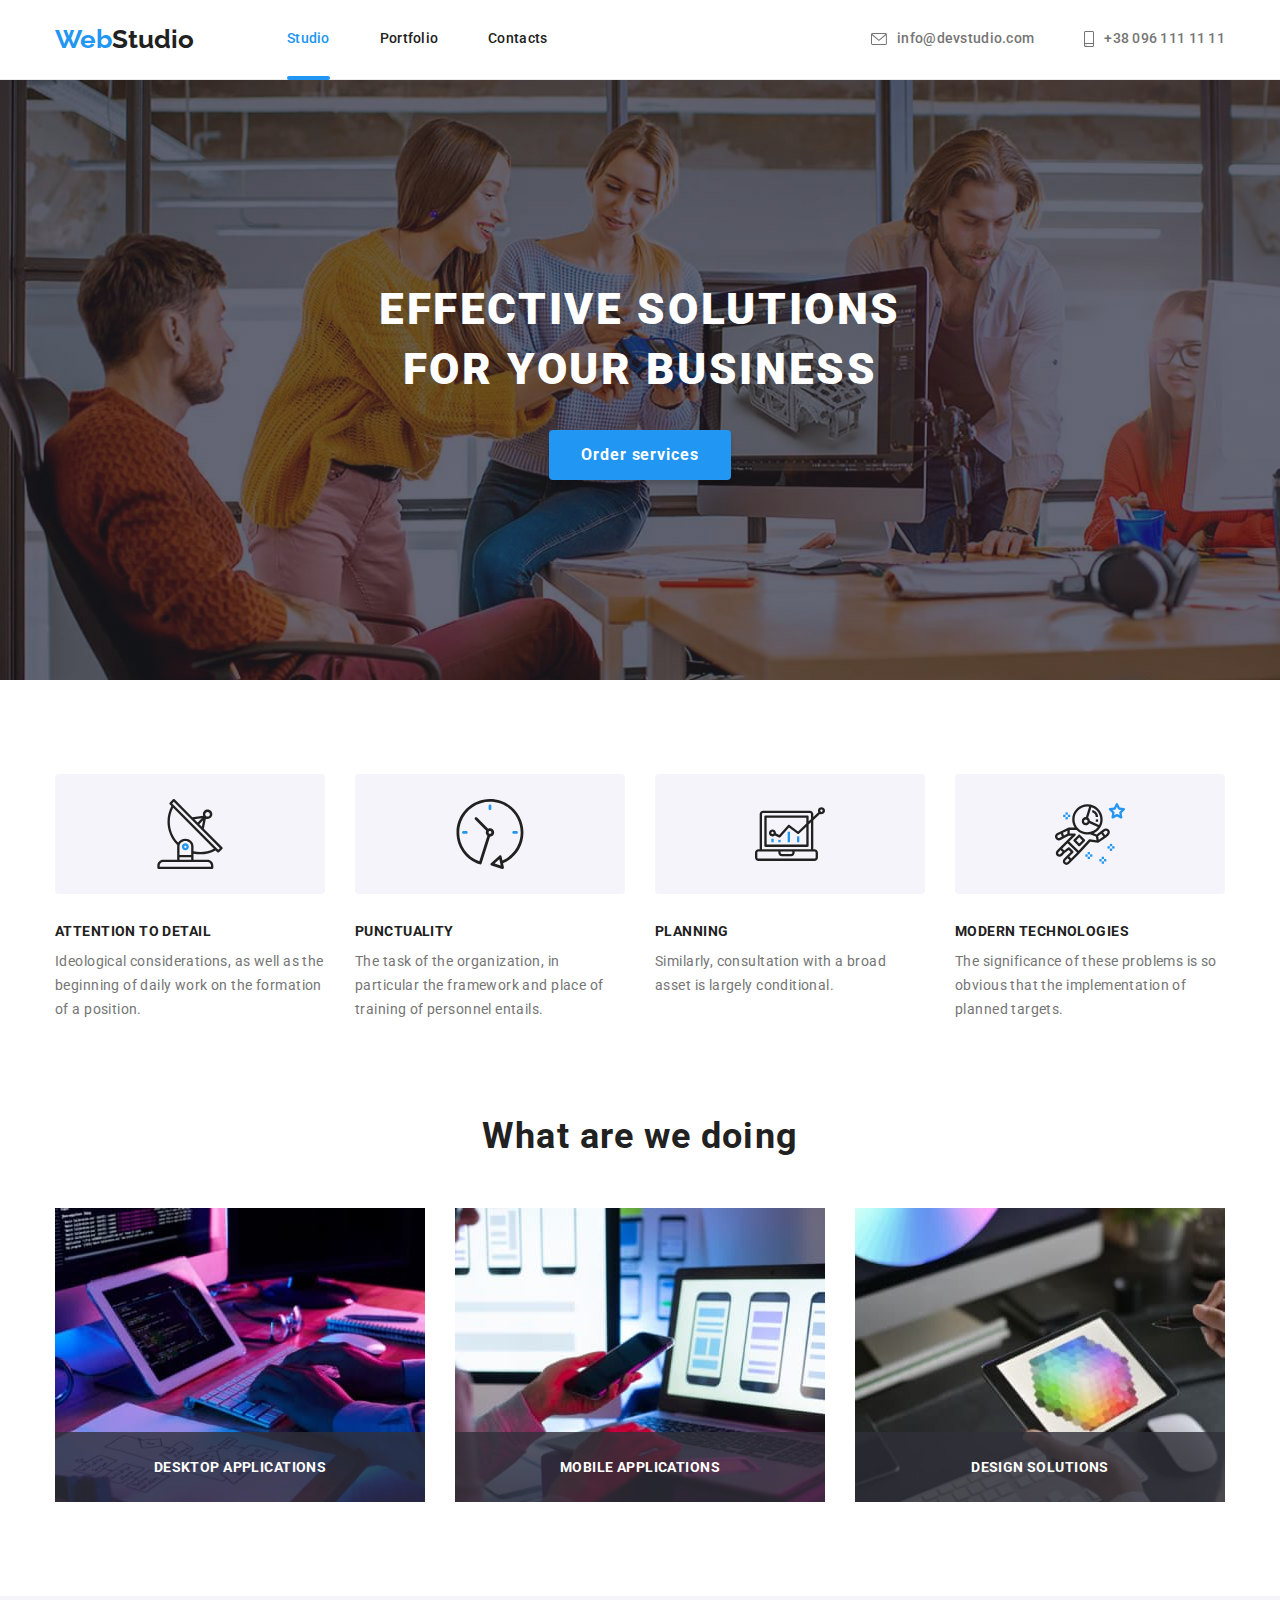
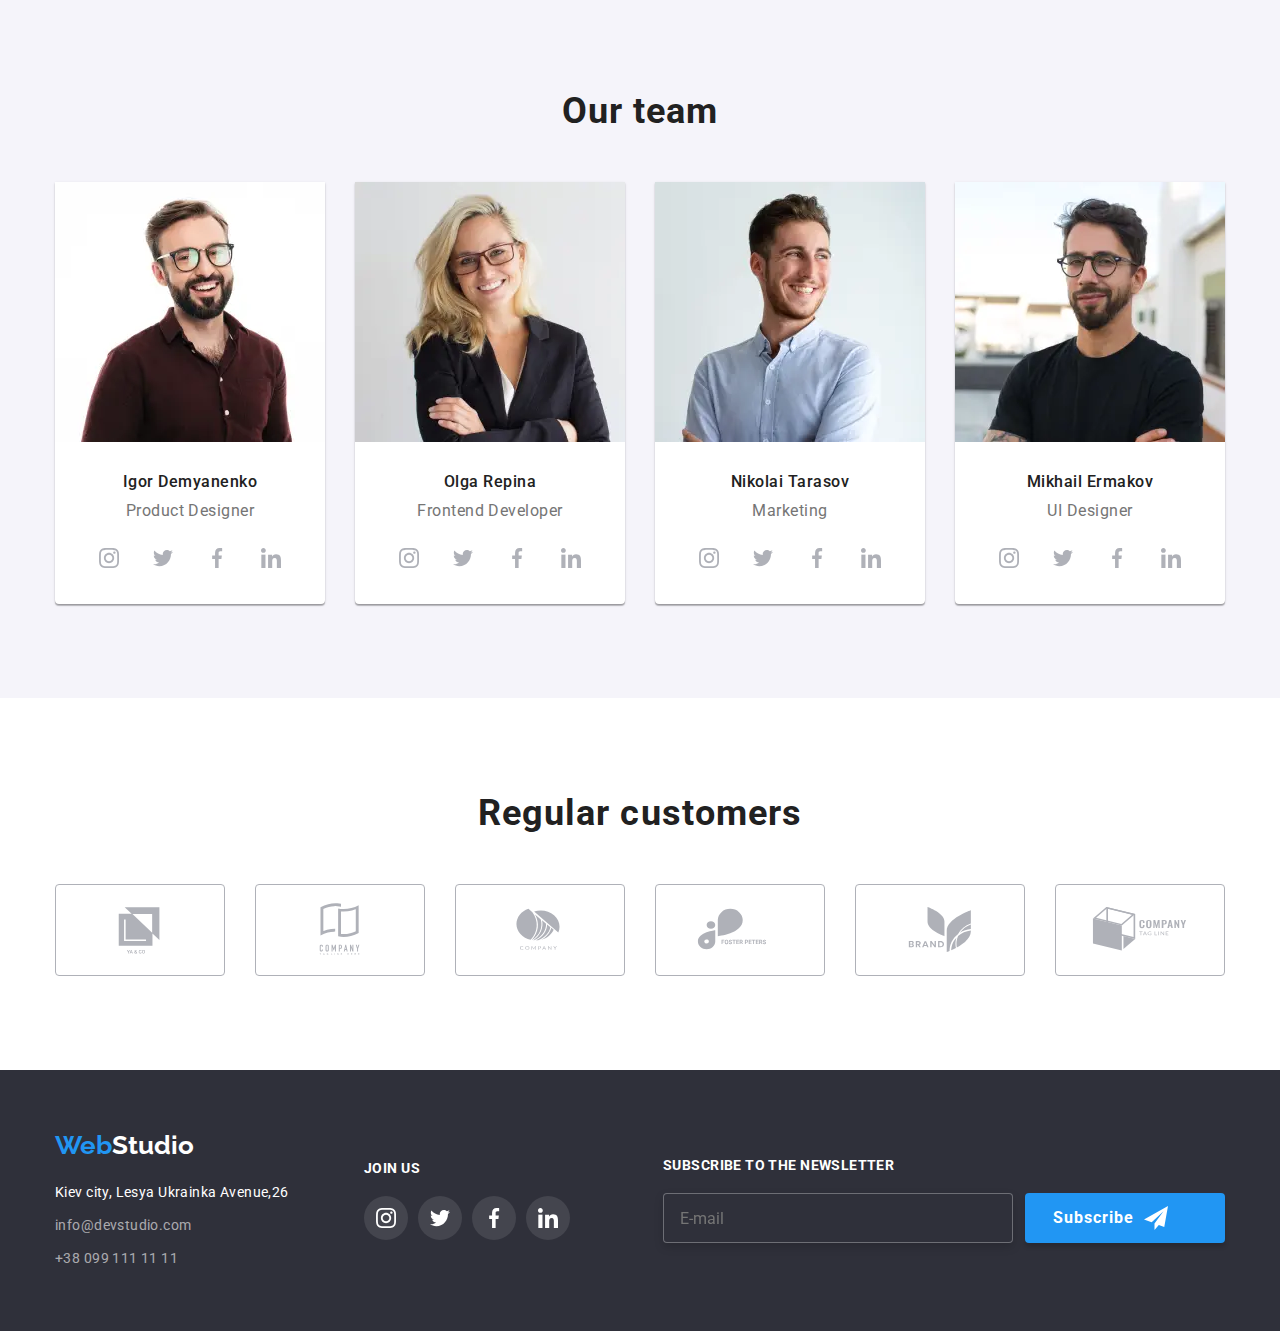
<file: index.html>
<!DOCTYPE html>
<html lang="ru">
<head>
    <meta charset="UTF-8">
    <meta http-equiv="X-UA-Compatible" content="IE=edge">
    <meta name="viewport" content="width=device-width, initial-scale=1.0">
    <title>Document</title>
    <link rel="preconnect" href="https://fonts.googleapis.com">
    <link rel="preconnect" href="https://fonts.gstatic.com" crossorigin>
    <link href="https://fonts.googleapis.com/css2?family=Raleway:wght@700&family=Roboto:wght@400;500;700;900&display=swap" rel="stylesheet">
    <link rel="stylesheet" href="https://cdn.jsdelivr.net/npm/modern-normalize@1.1.0/modern-normalize.min.css">
    <link rel="stylesheet" href="./css/main.min.css" />
</head>
<body>
    <!-- Menu -->
    <header class="page-header">
        <div class="page-header__container container">
            <nav class="page-nav">
                <a class="logo page-header__logo link" href="index.html">Web<span class="page-header__logo2">Studio</span></a>
            
                <ul class="menu list">
                    <li class="menu__item">
                        <a class="menu__link menu__link_current link" href="index.html">Studio</a>
                    </li>
                    <li class="menu__item">
                        <a class="menu__link link" href="portfolio.html">Portfolio</a>
                    </li>
                    <li class="menu__item">
                        <a class="menu__link link" href="">Contacts</a>
                    </li>
                </ul>
            </nav>
            <button type="button" class="mobile-menu-open" data-menu-open>
                <svg class="mobile-menu-open__icon" width="30" height="30">
                <use href="./images/sprite.svg#icon-burger"></use>
                </svg>
            </button>
            <!-- Contacts -->
            <ul class="contacts contacts-head list">
                <li class="contacts-head__item">
                    <a class="contacts-head__mail link" href="mailto:info@devstudio.com">
                        <svg class="contacts-head__icon1" width="16" height="12">
                            <use href="./images/sprite.svg#icon-envelope"></use>
                    </svg>info@devstudio.com</a>
                </li>
                <li class="contacts-head__item">
                    <a class="contacts-head__phone link" href="tel:+380961111111">
                        <svg class="contacts-head__icon2" width="10" height="16">
                            <use href="./images/sprite.svg#icon-smartphone"></use>
                    </svg>+38 096 111 11 11</a>
                </li>
            </ul>
        </div>
        <div class="mobile-menu" data-menu>
            <div class="mobile-menu__container">
                <div class="mobile-menu-top">
                    <button class="mobile-menu__close-btn" data-menu-close>
                        <svg class="mobile-menu__close-icon" width="40" height="40">
                            <use href="./images/sprite.svg#icon-close-black"></use>
                        </svg>
                        </button>
                        <ul class="mobile-menu__list list">
                        <li class="mobile-menu__item">
                            <a class="mobile-menu__link link" href="index.html">Studio</a>
                        </li>
                        <li class="mobile-menu__item">
                            <a class="mobile-menu__link link" href="portfolio.html">Portfolio</a>
                        </li>
                        <li class="mobile-menu__item">
                            <a class="mobile-menu__link link" href="">Contacts</a>
                        </li>
                        </ul>
                </div>
                <ul class="mobile-menu__contacts list">
                    <li class="mobile-menu__contacts-item ">
                        <a class="mobile-menu__phone link" href="tel:+380961111111">+38 096 111 11 11</a>
                    </li>
                    <li class="mobile-menu__contacts-item link">
                        <a class="mobile-menu__mail link" href="mailto:info@devstudio.com">info@devstudio.com</a>
                    </li>
                </ul>
                <ul class="mobile-menu__socials list">
                    <li class="mobile-menu__socials-item "><a class="mobile-menu__socials-link link" href="">Instagram</a></li>
                    <li class="mobile-menu__socials-item "><a class="mobile-menu__socials-link link" href="">Twitter</a></li>
                    <li class="mobile-menu__socials-item "><a class="mobile-menu__socials-link link" href="">Facebook</a></li>
                    <li class="mobile-menu__socials-item "><a class="mobile-menu__socials-link link" href="">Linkedin</a></li>
                </ul>
            </div>
        </div>
    </header>
    <main>
    <!-- Hero -->
        <section class="hero">
            <h1 class="hero__title">Effective solutions <br> for your business</h1>
            <button class="hero__btn"  type="button" data-modal-open>Order services</button>
        </section>
        <section class="section">
    <!-- Characteristic -->
    <div class="characteristic characteristic__container container">
        <ul class="characteristic__list list">
            <li class="characteristic__item">
                <div class="characteristic__background">
                    <svg class="characteristic__icon" width="70" height="70">
                        <use href="./images/sprite.svg#icon-antenna"></use>
                </svg>
                </div>
                <h3 class="characteristic__title ">Attention to detail</h3>
                <p class="characteristic__subtitle">Ideological considerations, as well as the beginning of daily work on the formation of a position.</p>
            </li>
            <li class="characteristic__item">
                <div class="characteristic__background">
                    <svg class="characteristic__icon" width="70" height="70">
                        <use href="./images/sprite.svg#icon-clock"></use>
                </svg>
                </div>
                <h3 class="characteristic__title">Punctuality</h3>
                <p class="characteristic__subtitle">The task of the organization, in particular the framework and place of training of personnel entails.</p>
            </li>
            <li class="characteristic__item">
                <div class="characteristic__background">
                    <svg class="characteristic__icon" width="70" height="70">
                            <use href="./images/sprite.svg#icon-diagram"></use>
                    </svg>
                </div>
                <h3 class="characteristic__title">Planning</h3>
                <p class="characteristic__subtitle">Similarly, consultation with a broad asset is largely conditional.</p>
            </li>
            <li class="characteristic__item">
                <div class="characteristic__background">
                    <svg class="characteristic__icon" width="70" height="70">
                        <use href="./images/sprite.svg#icon-astronaut"></use>
                </svg>
                </div>
                <h3 class="characteristic__title">Modern technologies</h3>
                <p class="characteristic__subtitle">The significance of these problems is so obvious that the implementation of planned targets.</p>
            </li>
        </ul>
    </div>
        </section>
    <!-- Service -->
        <section class="service">
            <div class="service__container container">
            <h2 class="title">What are we doing</h2>
            <ul class="service__list list">
                <li class="service__item">
                    <a class="service__link" href="">
                        <img src="./images/service/box1.jpg" alt="Our services" width="370" height="294" />
                        <p class="service__title">Desktop Applications</p>
                    </a>
                </li>
                <li class="service__item">
                    <a class="service__link" href="">
                        <img src="./images/service/box2.jpg" alt="Our services" width="370" height="294" />
                        <p class="service__title">Mobile applications</p>
                    </a>
                </li>
                <li class="service__item">
                    <a class="service__link" href="">
                        <img src="./images/service/box3.jpg" alt="Our services" width="370" height="294" />
                        <p class="service__title">Design solutions</p>
                    </a>
                </li>
            </ul>
        </div>
        </section>
    <!-- Team -->
        <section class="team section">
            <div class="container">
            <h2 class="title" >Our team</h2>
            <ul class="team__list list">
                <li class="team__card">
                    <picture>
                        <source
                        srcset="./images/team/desktop/card1-desktop.webp 1x, ./images/team/desktop/card1-desktop@2x.webp 2x"
                        media="(min-width: 1200px)"
                        type="image/webp"
                        />
                        <source
                        srcset="./images/team/desktop/card1-desktop.jpg 1x, ./images/team/desktop/card1-desktop@2x.jpg 2x"
                        media="(min-width: 1200px)"
                        />
                
                        <source
                        srcset="./images/team/tablet/card1-tablet.webp 1x, ./images/team/tablet/card1-tablet@2x.webp 2x"
                        media="(min-width: 768px)"
                        type="image/webp"
                        />
                        <source
                        srcset="./images/team/tablet/card1-tablet.jpg 1x, ./images/team/tablet/card1-tablet@2x.jpg 2x"
                        media="(min-width: 768px)"
                        />
                
                        <source
                        srcset="./images/team/mobile/card1-mobile.webp 1x, ./images/team/mobile/card1-mobile@2x.webp 2x"
                        media="(max-width: 767px)"
                        type="image/webp"
                        />
                        <source
                        srcset="./images/team/mobile/card1-mobile.jpg 1x, ./images/team/mobile/card1-mobile@2x.jpg 2x"
                        media="(max-width: 767px)"
                        />
                
                        <img src="./images/team/jpg/card1.jpg" alt="team-member" class="picture-img-team" />
                    </picture>
                    <div class="team__title">
                    <h3 class="team__subtitle">Igor Demyanenko</h3>
                    <p class="team__text">Product Designer</p>
                    <ul class="socials list">
                        <li class="socials__item">
                        <a href=""class="socials__link">
                            <svg class="socials__icon" width="20" height="20">
                            <use href="./images/sprite.svg#icon-instagram"></use>
                            </svg>
                        </a>
                        </li>
                        <li class="socials__item">
                        <a href=""class="socials__link">
                            <svg class="socials__icon" width="20" height="20">
                            <use href="./images/sprite.svg#icon-twitter"></use>
                            </svg>
                        </a>
                        </li>
                        <li class="socials__item">
                        <a href="" class="socials__link">
                            <svg class="socials__icon" width="20" height="20">
                            <use href="./images/sprite.svg#icon-facebook"></use>
                            </svg>
                        </a>
                        </li>
                        <li class="socials__item">
                        <a href="" class="socials__link">
                            <svg class="socials__icon" width="20" height="20">
                            <use href="./images/sprite.svg#icon-linkedin"></use>
                            </svg>
                        </a>
                        </li>
                    </ul>
                    </div>
                </li>
                <li class="team__card">
                    <picture>
                        <source
                        srcset="./images/team/desktop/card2-desktop.webp 1x, ./images/team/desktop/card2-desktop@2x.webp 2x"
                        media="(min-width: 1200px)"
                        type="image/webp"
                        />
                        <source
                        srcset="./images/team/desktop/card2-desktop.jpg 1x, ./images/team/desktop/card2-desktop@2x.jpg 2x"
                        media="(min-width: 1200px)"
                        />
                
                        <source
                        srcset="./images/team/tablet/card2-tablet.webp 1x, ./images/team/tablet/card2-tablet@2x.webp 2x"
                        media="(min-width: 768px)"
                        type="image/webp"
                        />
                        <source
                        srcset="./images/team/tablet/card2-tablet.jpg 1x, ./images/team/tablet/card2-tablet@2x.jpg 2x"
                        media="(min-width: 768px)"
                        />
                
                        <source
                        srcset="./images/team/mobile/card2-mobile.webp 1x, ./images/team/mobile/card2-mobile@2x.webp 2x"
                        media="(max-width: 767px)"
                        type="image/webp"
                        />
                        <source
                        srcset="./images/team/mobile/card2-mobile.jpg 1x, ./images/team/mobile/card2-mobile@2x.jpg 2x"
                        media="(max-width: 767px)"
                        />
                
                        <img src="./images/team/jpg/card2.jpg" alt="team-member" class="picture-img-team" />
                    </picture>
                    <div class="team__title">
                    <h3 class="team__subtitle">Olga Repina</h3>
                    <p class="team__text">Frontend Developer</p>
                    <ul class="socials list">
                        <li class="socials__item">
                        <a href=""class="socials__link">
                            <svg class="socials__icon" width="20" height="20">
                            <use href="./images/sprite.svg#icon-instagram"></use>
                            </svg>
                        </a>
                        </li>
                        <li class="socials__item">
                        <a href=""class="socials__link">
                            <svg class="socials__icon" width="20" height="20">
                            <use href="./images/sprite.svg#icon-twitter"></use>
                            </svg>
                        </a>
                        </li>
                        <li class="socials__item">
                        <a href="" class="socials__link">
                            <svg class="socials__icon" width="20" height="20">
                            <use href="./images/sprite.svg#icon-facebook"></use>
                            </svg>
                        </a>
                        </li>
                        <li class="socials__item">
                        <a href="" class="socials__link">
                            <svg class="socials__icon" width="20" height="20">
                            <use href="./images/sprite.svg#icon-linkedin"></use>
                            </svg>
                        </a>
                        </li>
                    </ul>
                    </div>
                </li>
                <li class="team__card">
                    <picture>
                        <source
                        srcset="./images/team/desktop/card3-desktop.webp 1x, ./images/team/desktop/card3-desktop@2x.webp 2x"
                        media="(min-width: 1200px)"
                        type="image/webp"
                        />
                        <source
                        srcset="./images/team/desktop/card3-desktop.jpg 1x, ./images/team/desktop/card3-desktop@2x.jpg 2x"
                        media="(min-width: 1200px)"
                        />
                
                        <source
                        srcset="./images/team/tablet/card3-tablet.webp 1x, ./images/team/tablet/card3-tablet@2x.webp 2x"
                        media="(min-width: 768px)"
                        type="image/webp"
                        />
                        <source
                        srcset="./images/team/tablet/card3-tablet.jpg 1x, ./images/team/tablet/card3-tablet@2x.jpg 2x"
                        media="(min-width: 768px)"
                        />
                
                        <source
                        srcset="./images/team/mobile/card3-mobile.webp 1x, ./images/team/mobile/card3-mobile@2x.webp 2x"
                        media="(max-width: 767px)"
                        type="image/webp"
                        />
                        <source
                        srcset="./images/team/mobile/card3-mobile.jpg 1x, ./images/team/mobile/card3-mobile@2x.jpg 2x"
                        media="(max-width: 767px)"
                        />
                
                        <img src="./images/team/jpg/card3.jpg" alt="team-member" class="picture-img-team" />
                    </picture>
                    <div class="team__title">
                    <h3 class="team__subtitle">Nikolai Tarasov</h3>
                    <p class="team__text">Marketing</p>
                    <ul class="socials list">
                        <li class="socials__item">
                        <a href=""class="socials__link">
                            <svg class="socials__icon" width="20" height="20">
                            <use href="./images/sprite.svg#icon-instagram"></use>
                            </svg>
                        </a>
                        </li>
                        <li class="socials__item">
                        <a href=""class="socials__link">
                            <svg class="socials__icon" width="20" height="20">
                            <use href="./images/sprite.svg#icon-twitter"></use>
                            </svg>
                        </a>
                        </li>
                        <li class="socials__item">
                        <a href="" class="socials__link">
                            <svg class="socials__icon" width="20" height="20">
                            <use href="./images/sprite.svg#icon-facebook"></use>
                            </svg>
                        </a>
                        </li>
                        <li class="socials__item">
                        <a href="" class="socials__link">
                            <svg class="socials__icon" width="20" height="20">
                            <use href="./images/sprite.svg#icon-linkedin"></use>
                            </svg>
                        </a>
                        </li>
                    </ul>
                    </div>
                </li>
                <li class="team__card">
                    <picture>
                        <source
                        srcset="./images/team/desktop/card4-desktop.webp 1x, ./images/team/desktop/card4-desktop@2x.webp 2x"
                        media="(min-width: 1200px)"
                        type="image/webp"
                        />
                        <source
                        srcset="./images/team/desktop/card4-desktop.jpg 1x, ./images/team/desktop/card4-desktop@2x.jpg 2x"
                        media="(min-width: 1200px)"
                        />
                
                        <source
                        srcset="./images/team/tablet/card4-tablet.webp 1x, ./images/team/tablet/card4-tablet@2x.webp 2x"
                        media="(min-width: 768px)"
                        type="image/webp"
                        />
                        <source
                        srcset="./images/team/tablet/card4-tablet.jpg 1x, ./images/team/tablet/card4-tablet@2x.jpg 2x"
                        media="(min-width: 768px)"
                        />
                
                        <source
                        srcset="./images/team/mobile/card4-mobile.webp 1x, ./images/team/mobile/card4-mobile@2x.webp 2x"
                        media="(max-width: 767px)"
                        type="image/webp"
                        />
                        <source
                        srcset="./images/team/mobile/card4-mobile.jpg 1x, ./images/team/mobile/card4-mobile@2x.jpg 2x"
                        media="(max-width: 767px)"
                        />
                
                        <img src="./images/team/jpg/card4.jpg" alt="team-member" class="picture-img-team" />
                    </picture>
                    <div class="team__title">
                    <h3 class="team__subtitle">Mikhail Ermakov</h3>
                    <p class="team__text">UI Designer</p>
                    <ul class="socials list">
                        <li class="socials__item">
                        <a href=""class="socials__link">
                            <svg class="socials__icon" width="20" height="20">
                            <use href="./images/sprite.svg#icon-instagram"></use>
                            </svg>
                        </a>
                        </li>
                        <li class="socials__item">
                        <a href=""class="socials__link">
                            <svg class="socials__icon" width="20" height="20">
                            <use href="./images/sprite.svg#icon-twitter"></use>
                            </svg>
                        </a>
                        </li>
                        <li class="socials__item">
                        <a href="" class="socials__link">
                            <svg class="socials__icon" width="20" height="20">
                            <use href="./images/sprite.svg#icon-facebook"></use>
                            </svg>
                        </a>
                        </li>
                        <li class="socials__item">
                        <a href="" class="socials__link">
                            <svg class="socials__icon" width="20" height="20">
                            <use href="./images/sprite.svg#icon-linkedin"></use>
                            </svg>
                        </a>
                        </li>
                    </ul>
                    </div>
                </li>
            </ul>
            </div>
        </section>
        <!-- -----CLIENTS--- -->
        <section class="clients-section section">
            <div class="container">
                <h2 class="title" >Regular customers</h2>
                <ul class="clients list">
                    <li class="clients__item">
                        <a href="" class="clients__link">
                            <svg class="clients__logo" width="106" height="60">
                            <use href="./images/sprite.svg#icon-Logo1"></use>
                            </svg>
                        </a>
                    </li>
                    <li class="clients__item">
                        <a href="" class="clients__link">
                            <svg class="clients__logo" width="106" height="60">
                            <use href="./images/sprite.svg#icon-Logo2"></use>
                            </svg>
                        </a>
                    </li>
                    <li class="clients__item">
                        <a href="" class="clients__link">
                            <svg class="clients__logo" width="106" height="60">
                            <use href="./images/sprite.svg#icon-Logo3"></use>
                            </svg>
                        </a>
                    </li>
                    <li class="clients__item">
                        <a href="" class="clients__link">
                            <svg class="clients__logo" width="106" height="60">
                            <use href="./images/sprite.svg#icon-Logo4"></use>
                            </svg>
                        </a>
                    </li>
                    <li class="clients__item">
                        <a href="" class="clients__link">
                            <svg class="clients__logo" width="106" height="60">
                            <use href="./images/sprite.svg#icon-Logo5"></use>
                            </svg>
                        </a>
                    </li>
                    <li class="clients__item">
                        <a href="" class="clients__link">
                            <svg class="clients__logo" width="106" height="60">
                            <use href="./images/sprite.svg#icon-Logo6"></use>
                            </svg>
                        </a>
                    </li>
                </ul>
            </div>
        </section>
        </main>
    <!-- Footer -->
        <footer class="page-footer">
            <section class="section page-footer__section">
                <div class="container page-footer__container">
            <div class="contacts-box">
                <a class="logo link page-footer__logo" href="index.html">Web<span class="page-footer__logo2">Studio</span></a>
        <address>
            <ul class="contacts-footer list contacts-item-blox ">
                <li class="contacts-footer__item">
                <a class="contacts-footer__location link" href="https://goo.gl/maps/mKvSLheYpMvcwbhQ6" target="_blank" rel="noopener noreferrer">
                Kiev city, Lesya Ukrainka Avenue,26
                </a>
                </li>
                <li class="contacts-footer__item">
                <a class="contacts-footer__mail link" href="mailto:info@devstudio.com">info@devstudio.com</a>
            </li>
        <li class="contacts-footer__item">
        <a class="contacts-footer__phone link" href="tel:+380991111111">+38 099 111 11 11</a>
        </li>
                </ul>
            </div>
            <div class="footer-socials">
                <h3 class="footer-socials__title">Join Us</h3>
                        <ul class="footer-socials__list list">
                        <li class="footer-socials__item">
                        <a href=""class="footer-socials__link">
                            <svg class="footer-socials__icon" width="20" height="20">
                            <use href="./images/sprite.svg#icon-instagram"></use>
                            </svg>
                        </a>
                        </li>
                        <li class="footer-socials__item">
                        <a href=""class="footer-socials__link">
                            <svg class="footer-socials__icon" width="20" height="20">
                            <use href="./images/sprite.svg#icon-twitter"></use>
                            </svg>
                        </a>
                        </li>
                        <li class="footer-socials__item">
                        <a href="" class="footer-socials__link">
                            <svg class="footer-socials__icon" width="20" height="20">
                            <use href="./images/sprite.svg#icon-facebook"></use>
                            </svg>
                        </a>
                        </li>
                        <li class="footer-socials__item">
                        <a href="" class="footer-socials__link">
                            <svg class="footer-socials__icon" width="20" height="20">
                            <use href="./images/sprite.svg#icon-linkedin"></use>
                            </svg>
                        </a>
                        </li>
                    </ul>
            </div>
            <div class="subscribe">
                <form class="subscribe__form">
                    <h3 class="subscribe__title">Subscribe to the newsletter</h3>
                <div class="subscribe__items">
                    <input type="email"
                    name="user_email"                    
                    class="subscribe__mail"
                    required
                    pattern="([A-z0-9_.-]{1,})@([A-z0-9_.-]{1,}).([A-z]{2,8})"
                    placeholder="E-mail"
                    />
                    <button type="submit" class="subscribe__btn">Subscribe 
                        <svg class="subscribe__icon" width="24" height="24">
                            <use href="./images/sprite.svg#icon-send"></use>
                            </svg>
                    </button>
                </div>
            </form>
            </div>
        </div>
        </section>
            </address>
        
    </footer>
    <!-- Modal-form -->
    <div class="backdrop is-hidden" data-modal> 
        <div class="modal">
            <button type="button" class="modal-close-btn" data-modal-close>
            <svg class="modal-close-btn-icon" width="18" height="18">
            <use href="./images/sprite.svg#icon-close-black"></use>
            </svg>
        </button>
        <form class="modal-form">
            <h2 class="modal-form__title">Leave your information and we'll contact you</h2>
            <label class="modal-form__field">
            <span class="modal-form-input__desc"> Name </span>
            <span class="modal-form-input__wrapper">
                <input
                type="text"
                name="user_name"
                class="modal-form-input"
                required
                pattern="[a-zA-Zа-яА-Я]+"
                minlength="2"
                />
                <span class="modal-form-input__icon">
                    <svg class="modal-form-input__icon_solid" width="18" height="18">
                        <use href="./images/sprite.svg#icon-person"></use>
                        </svg>
                </span>
            </span>
            </label>
            <label class="modal-form__field">
            <span class="modal-form-input__desc"> Phone </span>
            <span class="modal-form-input__wrapper">
                <input
                type="tel"
                name="user_phone"
                class="modal-form-input"
                required
                pattern="[0-9]{3}-[0-9]{3}-[0-9]{2}-[0-9]{2}"
                title="xxx-xxx-xx-xx"
                />
                <span class="modal-form-input__icon">
                    <svg class="modal-form-input__icon_solid" width="18" height="18">
                        <use href="./images/sprite.svg#icon-phone"></use>
                        </svg>
                </span>
            </label>
            <label class="modal-form__field">
            <span class="modal-form-input__desc"> Mail </span>
            <span class="modal-form-input__wrapper">
                <input
                type="email"
                name="user_email"
                class="modal-form-input"
                required
                title="your e-mail"
                pattern="([A-z0-9_.-]{1,})@([A-z0-9_.-]{1,}).([A-z]{2,8})"
                />
            <span class="modal-form-input__icon">
                    <svg class="modal-form-input__icon_solid" width="18" height="18">
                        <use href="./images/sprite.svg#icon-email"></use>
                        </svg>
                </span>
                
            </label>
                    <label class="modal-form__field">
            <span class="modal-form-input__desc"> Message </span>
            <textarea
                name="user_message"
                class="modal-form__message"
                placeholder="Write your text"
            ></textarea>
            </label>
        
            <input
            id="user-policy"
            type="checkbox"
            name="user_policy"
            class="modal-form-check visually-hidden"
            />
            <label for="user-policy" class="modal-form-check__desc">
            I agree to the newsletter and accept&nbsp;<a class="modal-form-check__link" href="">The terms of the contract </a>
            </label>
            <button type="submit" class="modal-form-submit">Send</button>
        </form>
        </div>
    <script src="./js/mobile-menu.js"></script>
    <script src="./js/modal.js"></script>
    </body>
</html>
</file>
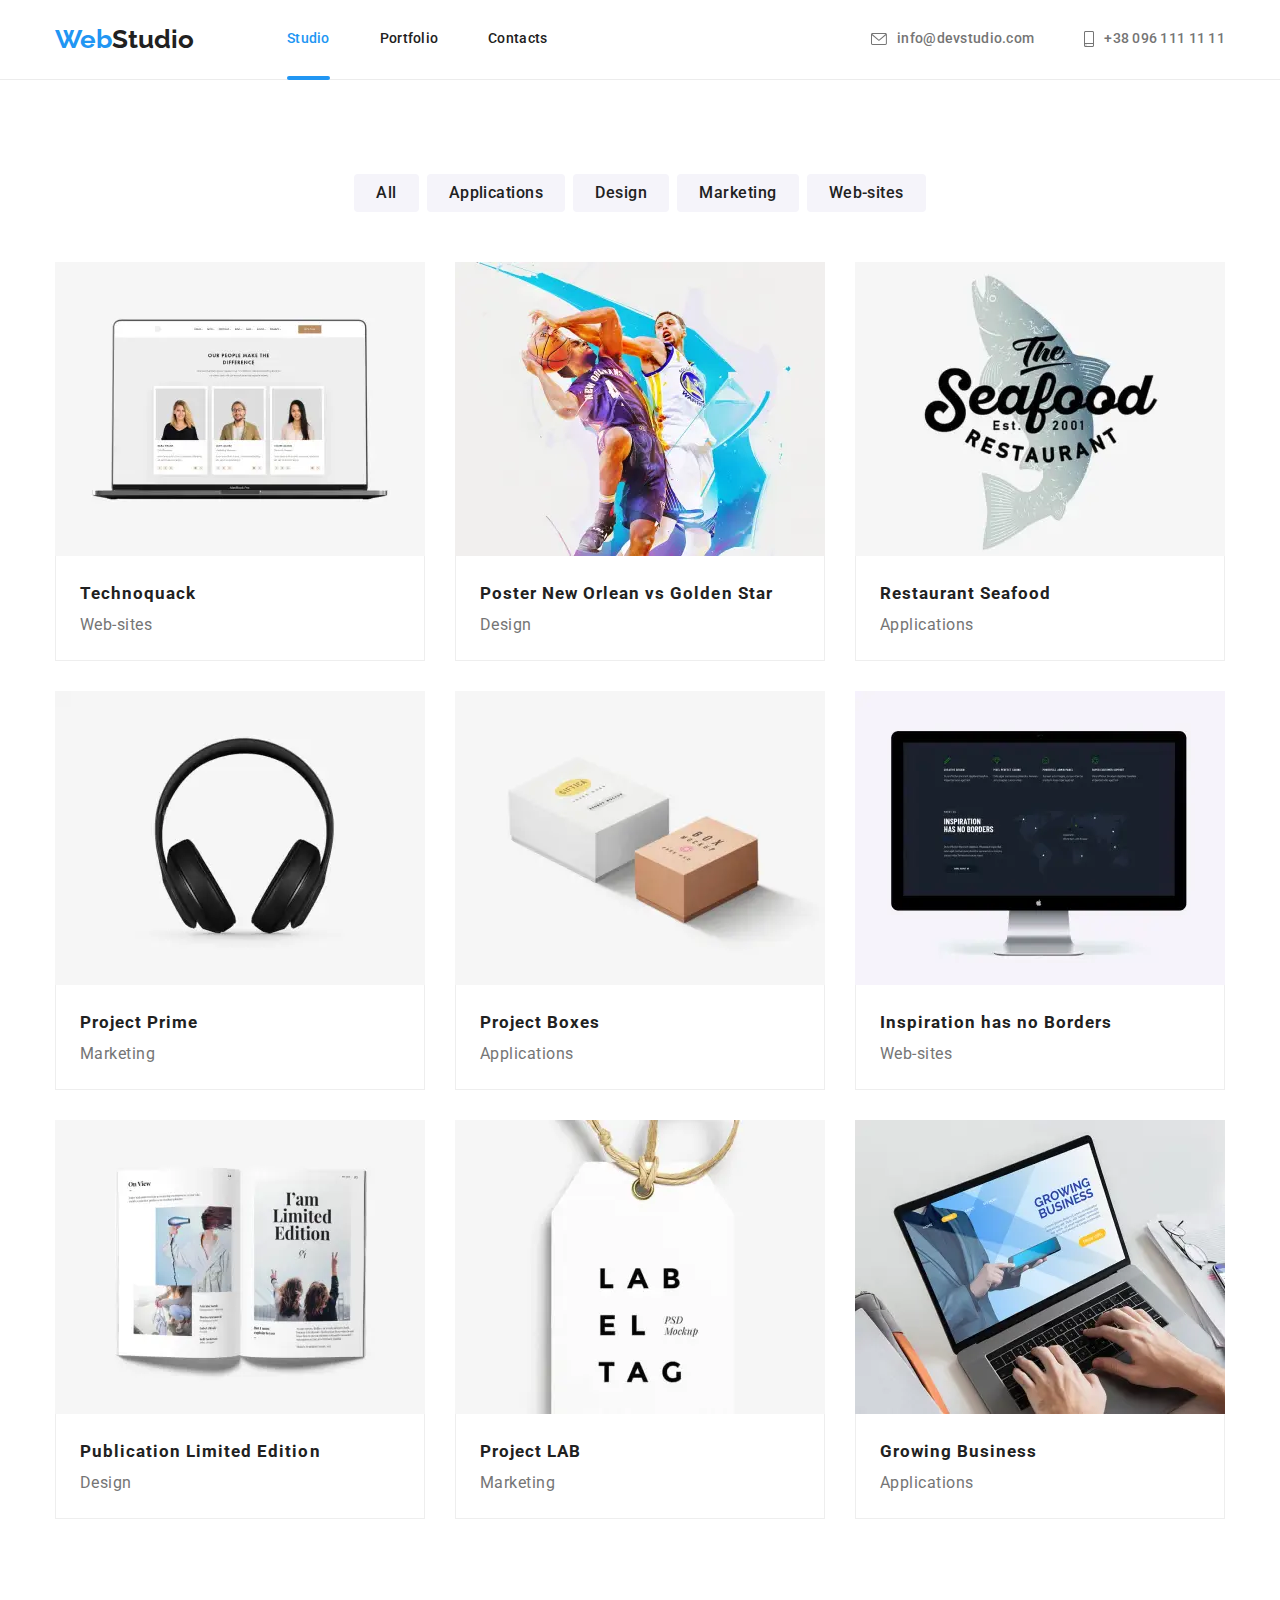
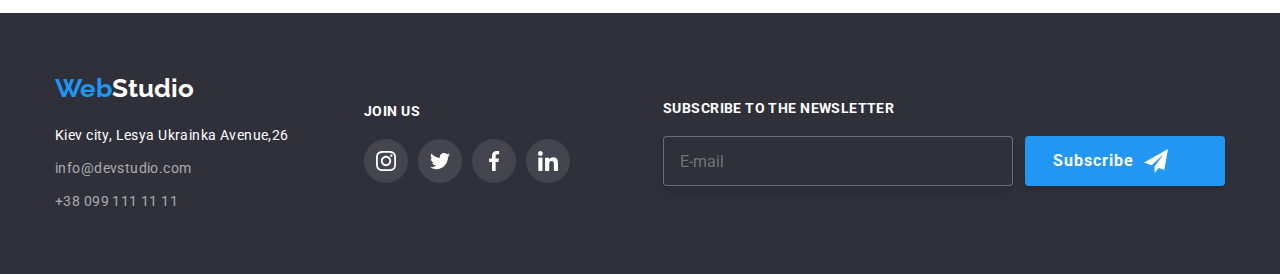
<file: portfolio.html>
<!DOCTYPE html>
<html lang="ru">
<head>
    <meta charset="UTF-8">
    <meta http-equiv="X-UA-Compatible" content="IE=edge">
    <meta name="viewport" content="width=device-width, initial-scale=1.0">
    <title>Document</title>
    <link rel="preconnect" href="https://fonts.googleapis.com">
    <link rel="preconnect" href="https://fonts.gstatic.com" crossorigin>
    <link href="https://fonts.googleapis.com/css2?family=Raleway:wght@700&family=Roboto:wght@400;500;700;900&display=swap" rel="stylesheet">
    <link rel="stylesheet" href="https://cdn.jsdelivr.net/npm/modern-normalize@1.1.0/modern-normalize.min.css">
    <link rel="stylesheet" href="./css/main.min.css" />
</head>
<body>    
    <!-- Menu -->
    <header class="page-header">
        <div class="page-header__container container">
            <nav class="page-nav">
                <a class="logo page-header__logo link" href="index.html">Web<span class="page-header__logo2">Studio</span></a>
            
                <ul class="menu list">
                    <li class="menu__item">
                        <a class="menu__link menu__link_current link" href="index.html">Studio</a>
                    </li>
                    <li class="menu__item">
                        <a class="menu__link link" href="portfolio.html">Portfolio</a>
                    </li>
                    <li class="menu__item">
                        <a class="menu__link link" href="">Contacts</a>
                    </li>
                </ul>
            </nav>
            <button type="button" class="mobile-menu-open" data-menu-open>
                <svg class="mobile-menu-open__icon" width="30" height="30">
                <use href="./images/sprite.svg#icon-burger"></use>
                </svg>
            </button>
            <!-- Contacts -->
            <ul class="contacts contacts-head list">
                <li class="contacts-head__item">
                    <a class="contacts-head__mail link" href="mailto:info@devstudio.com">
                        <svg class="contacts-head__icon1" width="16" height="12">
                            <use href="./images/sprite.svg#icon-envelope"></use>
                    </svg>info@devstudio.com</a>
                </li>
                <li class="contacts-head__item">
                    <a class="contacts-head__phone link" href="tel:+380961111111">
                        <svg class="contacts-head__icon2" width="10" height="16">
                            <use href="./images/sprite.svg#icon-smartphone"></use>
                    </svg>+38 096 111 11 11</a>
                </li>
            </ul>
        </div>
        <div class="mobile-menu" data-menu>
            <div class="mobile-menu__container">
                <div class="mobile-menu-top">
                    <button class="mobile-menu__close-btn" data-menu-close>
                        <svg class="mobile-menu__close-icon" width="40" height="40">
                            <use href="./images/sprite.svg#icon-close-black"></use>
                        </svg>
                        </button>
                        <ul class="mobile-menu__list list">
                        <li class="mobile-menu__item">
                            <a class="mobile-menu__link link" href="index.html">Studio</a>
                        </li>
                        <li class="mobile-menu__item">
                            <a class="mobile-menu__link link" href="portfolio.html">Portfolio</a>
                        </li>
                        <li class="mobile-menu__item">
                            <a class="mobile-menu__link link" href="">Contacts</a>
                        </li>
                        </ul>
                </div>
                <ul class="mobile-menu__contacts list">
                    <li class="mobile-menu__contacts-item ">
                        <a class="mobile-menu__phone link" href="tel:+380961111111">+38 096 111 11 11</a>
                    </li>
                    <li class="mobile-menu__contacts-item link">
                        <a class="mobile-menu__mail link" href="mailto:info@devstudio.com">info@devstudio.com</a>
                    </li>
                </ul>
                <ul class="mobile-menu__socials list">
                    <li class="mobile-menu__socials-item "><a class="mobile-menu__socials-link link" href="">Instagram</a></li>
                    <li class="mobile-menu__socials-item "><a class="mobile-menu__socials-link link" href="">Twitter</a></li>
                    <li class="mobile-menu__socials-item "><a class="mobile-menu__socials-link link" href="">Facebook</a></li>
                    <li class="mobile-menu__socials-item "><a class="mobile-menu__socials-link link" href="">Linkedin</a></li>
                </ul>
            </div>
        </div>
    </header>
    <main>
    <!-- Filters -->
        <section class="section">
            <div class="container">
            <ul class="list filters">
                <li class="filter"><button class="filters__btn" type="button">All</button></li>
                <li class="filter"><button class="filters__btn" type="button">Applications</button></li>
                <li class="filter"><button class="filters__btn" type="button">Design</button></li>
                <li class="filter"><button class="filters__btn" type="button">Marketing</button></li>
                <li class="filter"><button class="filters__btn" type="button">Web-sites</button></li>
            </ul>

    <!-- Projects -->
                <ul class="list project-flex">
            <li class="project-card">
                <a class="project-link link " href="">
                    <div class="project-link-img">
                        <picture>
                            <source
                            srcset="./images/projects/desktop/project1-desktop.webp 1x, ./images/projects/desktop/project1-desktop@2x.webp 2x"
                            media="(min-width: 1200px)"
                            type="image/webp"
                            />
                            <source
                            srcset="./images/projects/desktop/project1-desktop.jpg 1x, ./images/projects/desktop/project1-desktop@2x.jpg 2x"
                            media="(min-width: 1200px)"
                            />
                    
                            <source
                            srcset="./images/projects/tablet/project1-tablet.webp 1x, ./images/projects/tablet/project1-tablet@2x.webp 2x"
                            media="(min-width: 768px)"
                            type="image/webp"
                            />
                            <source
                            srcset="./images/projects/tablet/project1-tablet.jpg 1x, ./images/projects/tablet/project1-tablet@2x.jpg 2x"
                            media="(min-width: 768px)"
                            />
                    
                            <source
                            srcset="./images/projects/mobile/project1-mobile.webp 1x, ./images/projects/mobile/project1-mobile@2x.webp 2x"
                            media="(max-width: 767px)"
                            type="image/webp"
                            />
                            <source
                            srcset="./images/projects/mobile/project1-mobile.jpg 1x, ./images/projects/mobile/project1-mobile@2x.jpg 2x"
                            media="(max-width: 767px)"
                            />
                    
                            <img src="./images/projects/project1.jpg" alt="techno-kryak" class="project-img"/>
                        </picture> 
                    <p class="overlay">The resource offers comprehensive offers with different levels of functionality and services. All this will allow the visitor to obtain comprehensive information about the company or individual.</p>
                    </div>
                
                    <div class="project-inform">
                    <h1 class="projects-titles">Technoquack</h1>
                    <p class="projects-group">Web-sites</p>
                    </div>
                </a>
            </li>
            <li class="project-card">
                <a class="project-link link" href="">
                    <div class="project-link-img">
                        <picture>
                            <source
                            srcset="./images/projects/desktop/project2-desktop.webp 1x, ./images/projects/desktop/project2-desktop@2x.webp 2x"
                            media="(min-width: 1200px)"
                            type="image/webp"
                            />
                            <source
                            srcset="./images/projects/desktop/project2-desktop.jpg 1x, ./images/projects/desktop/project2-desktop@2x.jpg 2x"
                            media="(min-width: 1200px)"
                            />
                    
                            <source
                            srcset="./images/projects/tablet/project2-tablet.webp 1x, ./images/projects/tablet/project2-tablet@2x.webp 2x"
                            media="(min-width: 768px)"
                            type="image/webp"
                            />
                            <source
                            srcset="./images/projects/tablet/project2-tablet.jpg 1x, ./images/projects/tablet/project2-tablet@2x.jpg 2x"
                            media="(min-width: 768px)"
                            />
                    
                            <source
                            srcset="./images/projects/mobile/project2-mobile.webp 1x, ./images/projects/mobile/project2-mobile@2x.webp 2x"
                            media="(max-width: 767px)"
                            type="image/webp"
                            />
                            <source
                            srcset="./images/projects/mobile/project2-mobile.jpg 1x, ./images/projects/mobile/project2-mobile@2x.jpg 2x"
                            media="(max-width: 767px)"
                            />                
                            <img src="./images/projects/project2.jpg" alt="techno-kryak" class="project-img"/>
                        </picture>
                        <p class="overlay">The resource offers comprehensive offers with different levels of functionality and services. All this will allow the visitor to obtain comprehensive information about the company or individual.</p>
                    </div>
                    <div class="project-inform">
                    <h1 class="projects-titles">Poster New Orlean vs Golden Star</h1>
                    <p class="projects-group">Design</p>
                    </div>
                </a>
            </li>
            <li class="project-card">
                <a class="project-link link" href="">
                    <div class="project-link-img">
                        <picture>
                            <source
                            srcset="./images/projects/desktop/project3-desktop.webp 1x, ./images/projects/desktop/project3-desktop@2x.webp 2x"
                            media="(min-width: 1200px)"
                            type="image/webp"
                            />
                            <source
                            srcset="./images/projects/desktop/project3-desktop.jpg 1x, ./images/projects/desktop/project3-desktop@2x.jpg 2x"
                            media="(min-width: 1200px)"
                            />
                    
                            <source
                            srcset="./images/projects/tablet/project3-tablet.webp 1x, ./images/projects/tablet/project3-tablet@2x.webp 2x"
                            media="(min-width: 768px)"
                            type="image/webp"
                            />
                            <source
                            srcset="./images/projects/tablet/project3-tablet.jpg 1x, ./images/projects/tablet/project3-tablet@2x.jpg 2x"
                            media="(min-width: 768px)"
                            />
                    
                            <source
                            srcset="./images/projects/mobile/project3-mobile.webp 1x, ./images/projects/mobile/project3-mobile@2x.webp 2x"
                            media="(max-width: 767px)"
                            type="image/webp"
                            />
                            <source
                            srcset="./images/projects/mobile/project3-mobile.jpg 1x, ./images/projects/mobile/project3-mobile@2x.jpg 2x"
                            media="(max-width: 767px)"
                            />
                    
                            <img src="./images/projects/project3.jpg" alt="techno-kryak" class="project-img"/>
                        </picture>                     <p class="overlay">The resource offers comprehensive offers with different levels of functionality and services. All this will allow the visitor to obtain comprehensive information about the company or individual.</p>
                    </div>
                <div class="project-inform">
                    <h1 class="projects-titles">Restaurant Seafood</h1>
                    <p class="projects-group">Applications</p>
                </div>
                </a>
                
            </li>
            <li class="project-card">
                <a class="project-link link" href="">
                    <div class="project-link-img">
                        <picture>
                            <source
                            srcset="./images/projects/desktop/project4-desktop.webp 1x, ./images/projects/desktop/project4-desktop@2x.webp 2x"
                            media="(min-width: 1200px)"
                            type="image/webp"
                            />
                            <source
                            srcset="./images/projects/desktop/project4-desktop.jpg 1x, ./images/projects/desktop/project4-desktop@2x.jpg 2x"
                            media="(min-width: 1200px)"
                            />
                    
                            <source
                            srcset="./images/projects/tablet/project4-tablet.webp 1x, ./images/projects/tablet/project4-tablet@2x.webp 2x"
                            media="(min-width: 768px)"
                            type="image/webp"
                            />
                            <source
                            srcset="./images/projects/tablet/project4-tablet.jpg 1x, ./images/projects/tablet/project4-tablet@2x.jpg 2x"
                            media="(min-width: 768px)"
                            />
                    
                            <source
                            srcset="./images/projects/mobile/project4-mobile.webp 1x, ./images/projects/mobile/project4-mobile@2x.webp 2x"
                            media="(max-width: 767px)"
                            type="image/webp"
                            />
                            <source
                            srcset="./images/projects/mobile/project4-mobile.jpg 1x, ./images/projects/mobile/project4-mobile@2x.jpg 2x"
                            media="(max-width: 767px)"
                            />
                    
                            <img src="./images/projects/project4.jpg" alt="techno-kryak" class="project-img"/>
                        </picture>
                            <p class="overlay">The resource offers comprehensive offers with different levels of functionality and services. All this will allow the visitor to obtain comprehensive information about the company or individual.</p>
                    </div>
                <div class="project-inform">
                    <h1 class="projects-titles">Project Prime</h1>
                    <p class="projects-group">Marketing</p>
                </div>
                </a>
            </li>
            <li class="project-card">
                <a class="project-link link" href="">
                    <div class="project-link-img">
                        <picture>
                            <source
                            srcset="./images/projects/desktop/project5-desktop.webp 1x, ./images/projects/desktop/project5-desktop@2x.webp 2x"
                            media="(min-width: 1200px)"
                            type="image/webp"
                            />
                            <source
                            srcset="./images/projects/desktop/project5-desktop.jpg 1x, ./images/projects/desktop/project5-desktop@2x.jpg 2x"
                            media="(min-width: 1200px)"
                            />
                    
                            <source
                            srcset="./images/projects/tablet/project5-tablet.webp 1x, ./images/projects/tablet/project5-tablet@2x.webp 2x"
                            media="(min-width: 768px)"
                            type="image/webp"
                            />
                            <source
                            srcset="./images/projects/tablet/project5-tablet.jpg 1x, ./images/projects/tablet/project5-tablet@2x.jpg 2x"
                            media="(min-width: 768px)"
                            />
                    
                            <source
                            srcset="./images/projects/mobile/project5-mobile.webp 1x, ./images/projects/mobile/project5-mobile@2x.webp 2x"
                            media="(max-width: 767px)"
                            type="image/webp"
                            />
                            <source
                            srcset="./images/projects/mobile/project5-mobile.jpg 1x, ./images/projects/mobile/project5-mobile@2x.jpg 2x"
                            media="(max-width: 767px)"
                            />
                    
                            <img src="./images/projects/project5.jpg" alt="techno-kryak" class="project-img"/>
                        </picture> 
                        <p class="overlay">The resource offers comprehensive offers with different levels of functionality and services. All this will allow the visitor to obtain comprehensive information about the company or individual.</p>
                    </div>
                <div class="project-inform">
                    <h1 class="projects-titles">Project Boxes</h1>
                    <p class="projects-group">Applications</p>
                </div>
                </a>
            </li>
            <li class="project-card">
                <a class="project-link link" href="">
                    <div class="project-link-img">
                        <picture>
                            <source
                            srcset="./images/projects/desktop/project6-desktop.webp 1x, ./images/projects/desktop/project6-desktop@2x.webp 2x"
                            media="(min-width: 1200px)"
                            type="image/webp"
                            />
                            <source
                            srcset="./images/projects/desktop/project6-desktop.jpg 1x, ./images/projects/desktop/project6-desktop@2x.jpg 2x"
                            media="(min-width: 1200px)"
                            />
                    
                            <source
                            srcset="./images/projects/tablet/project6-tablet.webp 1x, ./images/projects/tablet/project6-tablet@2x.webp 2x"
                            media="(min-width: 768px)"
                            type="image/webp"
                            />
                            <source
                            srcset="./images/projects/tablet/project6-tablet.jpg 1x, ./images/projects/tablet/project6-tablet@2x.jpg 2x"
                            media="(min-width: 768px)"
                            />
                    
                            <source
                            srcset="./images/projects/mobile/project6-mobile.webp 1x, ./images/projects/mobile/project6-mobile@2x.webp 2x"
                            media="(max-width: 767px)"
                            type="image/webp"
                            />
                            <source
                            srcset="./images/projects/mobile/project6-mobile.jpg 1x, ./images/projects/mobile/project6-mobile@2x.jpg 2x"
                            media="(max-width: 767px)"
                            />
                    
                            <img src="./images/projects/project6.jpg" alt="techno-kryak" class="project-img"/>
                        </picture> 
                        <p class="overlay">The resource offers comprehensive offers with different levels of functionality and services. All this will allow the visitor to obtain comprehensive information about the company or individual.</p>
                    </div>
                <div class="project-inform">
                    <h1 class="projects-titles">Inspiration has no Borders</h1>
                    <p class="projects-group">Web-sites</p>
                </div>
                </a>
            </li>
            <li class="project-card">
                <a class="project-link link" href="">
                    <div class="project-link-img">
                        <picture>
                            <source
                            srcset="./images/projects/desktop/project7-desktop.webp 1x, ./images/projects/desktop/project7-desktop@2x.webp 2x"
                            media="(min-width: 1200px)"
                            type="image/webp"
                            />
                            <source
                            srcset="./images/projects/desktop/project7-desktop.jpg 1x, ./images/projects/desktop/project7-desktop@2x.jpg 2x"
                            media="(min-width: 1200px)"
                            />
                    
                            <source
                            srcset="./images/projects/tablet/project7-tablet.webp 1x, ./images/projects/tablet/project7-tablet@2x.webp 2x"
                            media="(min-width: 768px)"
                            type="image/webp"
                            />
                            <source
                            srcset="./images/projects/tablet/project7-tablet.jpg 1x, ./images/projects/tablet/project7-tablet@2x.jpg 2x"
                            media="(min-width: 768px)"
                            />
                    
                            <source
                            srcset="./images/projects/mobile/project7-mobile.webp 1x, ./images/projects/mobile/project7-mobile@2x.webp 2x"
                            media="(max-width: 767px)"
                            type="image/webp"
                            />
                            <source
                            srcset="./images/projects/mobile/project7-mobile.jpg 1x, ./images/projects/mobile/project7-mobile@2x.jpg 2x"
                            media="(max-width: 767px)"
                            />
                    
                            <img src="./images/projects/project7.jpg" alt="techno-kryak" class="project-img"/>
                        </picture> 
                        <p class="overlay">The resource offers comprehensive offers with different levels of functionality and services. All this will allow the visitor to obtain comprehensive information about the company or individual.</p>
                    </div>
                <div class="project-inform">
                    <h1 class="projects-titles">Publication Limited Edition</h1>
                    <p class="projects-group">Design</p>
                </div>
                </a>
            </li>
            <li class="project-card">
                <a class="project-link link" href="">
                    <div class="project-link-img">
                        <picture>
                            <source
                            srcset="./images/projects/desktop/project8-desktop.webp 1x, ./images/projects/desktop/project8-desktop@2x.webp 2x"
                            media="(min-width: 1200px)"
                            type="image/webp"
                            />
                            <source
                            srcset="./images/projects/desktop/project8-desktop.jpg 1x, ./images/projects/desktop/project8-desktop@2x.jpg 2x"
                            media="(min-width: 1200px)"
                            />
                    
                            <source
                            srcset="./images/projects/tablet/project8-tablet.webp 1x, ./images/projects/tablet/project8-tablet@2x.webp 2x"
                            media="(min-width: 768px)"
                            type="image/webp"
                            />
                            <source
                            srcset="./images/projects/tablet/project8-tablet.jpg 1x, ./images/projects/tablet/project8-tablet@2x.jpg 2x"
                            media="(min-width: 768px)"
                            />
                    
                            <source
                            srcset="./images/projects/mobile/project8-mobile.webp 1x, ./images/projects/mobile/project8-mobile@2x.webp 2x"
                            media="(max-width: 767px)"
                            type="image/webp"
                            />
                            <source
                            srcset="./images/projects/mobile/project8-mobile.jpg 1x, ./images/projects/mobile/project1-mobile@2x.jpg 2x"
                            media="(max-width: 767px)"
                            />
                    
                            <img src="./images/projects/project8.jpg" alt="techno-kryak" class="project-img"/>
                        </picture> 
                        <p class="overlay">The resource offers comprehensive offers with different levels of functionality and services. All this will allow the visitor to obtain comprehensive information about the company or individual.</p>
                    </div>
                    <div class="project-inform">
                    <h1 class="projects-titles">Project LAB</h1>
                    <p class="projects-group">Marketing</p>
            </div>
                </a>
            </li>
            <li class="project-card">
                <a class="project-link link" href="">
                    <div class="project-link-img">
                        <picture>
                            <source
                            srcset="./images/projects/desktop/project9-desktop.webp 1x, ./images/projects/desktop/project9-desktop@2x.webp 2x"
                            media="(min-width: 1200px)"
                            type="image/webp"
                            />
                            <source
                            srcset="./images/projects/desktop/project9-desktop.jpg 1x, ./images/projects/desktop/project9-desktop@2x.jpg 2x"
                            media="(min-width: 1200px)"
                            />
                    
                            <source
                            srcset="./images/projects/tablet/project9-tablet.webp 1x, ./images/projects/tablet/project9-tablet@2x.webp 2x"
                            media="(min-width: 768px)"
                            type="image/webp"
                            />
                            <source
                            srcset="./images/projects/tablet/project9-tablet.jpg 1x, ./images/projects/tablet/project9-tablet@2x.jpg 2x"
                            media="(min-width: 768px)"
                            />
                    
                            <source
                            srcset="./images/projects/mobile/project9-mobile.webp 1x, ./images/projects/mobile/project9-mobile@2x.webp 2x"
                            media="(max-width: 767px)"
                            type="image/webp"
                            />
                            <source
                            srcset="./images/projects/mobile/project9-mobile.jpg 1x, ./images/projects/mobile/project9-mobile@2x.jpg 2x"
                            media="(max-width: 767px)"
                            />
                    
                            <img src="./images/projects/project9.jpg" alt="techno-kryak" class="project-img"/>
                        </picture> 
                        <p class="overlay">The resource offers comprehensive offers with different levels of functionality and services. All this will allow the visitor to obtain comprehensive information about the company or individual.</p>
                    </div>
                <div class="project-inform">
                    <h1 class="projects-titles">Growing Business</h1>
                    <p class="projects-group">Applications</p>
                </div>
                </a>
            </li>
            </ul>
        </div>
            </section>
            
        </main>
    <script src="./js/mobile-menu.js"></script>
    <!-- Footer -->
    <footer class="page-footer">
        <section class="section page-footer__section">
            <div class="container page-footer__container">
        <div class="contacts-box">
            <a class="logo link page-footer__logo" href="index.html">Web<span class="page-footer__logo2">Studio</span></a>
    <address>
        <ul class="contacts-footer list contacts-item-blox ">
            <li class="contacts-footer__item">
            <a class="contacts-footer__location link" href="https://goo.gl/maps/mKvSLheYpMvcwbhQ6" target="_blank" rel="noopener noreferrer">
            Kiev city, Lesya Ukrainka Avenue,26
            </a>
            </li>
            <li class="contacts-footer__item">
            <a class="contacts-footer__mail link" href="mailto:info@devstudio.com">info@devstudio.com</a>
        </li>
    <li class="contacts-footer__item">
    <a class="contacts-footer__phone link" href="tel:+380991111111">+38 099 111 11 11</a>
    </li>
            </ul>
        </div>
        <div class="footer-socials">
            <h3 class="footer-socials__title">Join Us</h3>
                    <ul class="footer-socials__list list">
                    <li class="footer-socials__item">
                    <a href=""class="footer-socials__link">
                        <svg class="footer-socials__icon" width="20" height="20">
                        <use href="./images/sprite.svg#icon-instagram"></use>
                        </svg>
                    </a>
                    </li>
                    <li class="footer-socials__item">
                    <a href=""class="footer-socials__link">
                        <svg class="footer-socials__icon" width="20" height="20">
                        <use href="./images/sprite.svg#icon-twitter"></use>
                        </svg>
                    </a>
                    </li>
                    <li class="footer-socials__item">
                    <a href="" class="footer-socials__link">
                        <svg class="footer-socials__icon" width="20" height="20">
                        <use href="./images/sprite.svg#icon-facebook"></use>
                        </svg>
                    </a>
                    </li>
                    <li class="footer-socials__item">
                    <a href="" class="footer-socials__link">
                        <svg class="footer-socials__icon" width="20" height="20">
                        <use href="./images/sprite.svg#icon-linkedin"></use>
                        </svg>
                    </a>
                    </li>
                </ul>
        </div>
        <div class="subscribe">
            <form class="subscribe__form">
                <h3 class="subscribe__title">Subscribe to the newsletter</h3>
            <div class="subscribe__items">
                <input type="email"
                name="user_email"                    
                class="subscribe__mail"
                required
                pattern="([A-z0-9_.-]{1,})@([A-z0-9_.-]{1,}).([A-z]{2,8})"
                placeholder="E-mail"
                />
                <button type="submit" class="subscribe__btn">Subscribe 
                    <svg class="subscribe__icon" width="24" height="24">
                        <use href="./images/sprite.svg#icon-send"></use>
                        </svg>
                </button>
            </div>
        </form>
        </div>
    </div>
    </section>
        </address>
    
</footer>
        </body>
</html>
</file>
<file: css/main.min.css>
:root{--primary-font:"Roboto", sans-serif;--primary-text-color: #212121;--secondary-tex-color:#757575;--third-text-color:#2196F3;--transition-dur-and-func:250ms cubic-bezier(0.4, 0, 0.2, 1)}.visually-hidden{position:absolute;width:1px;height:1px;margin:-1px;padding:0;overflow:hidden;border:0;clip:rect(0 0 0 0)}h1,h2,h3,h4,p{margin-top:0;margin-bottom:0}ul,ol{margin-top:0;margin-bottom:0;padding-left:0}img{display:block}button{cursor:pointer}.list{list-style:none}.link{text-decoration:none}body{font-family:var(--primary-font)}.section{width:100%}@media screen and (max-width: 1199px){.section{padding-top:60px;padding-bottom:60px}}@media screen and (min-width: 1200px){.section{padding-top:94px;padding-bottom:94px}}.container{padding-left:15px;padding-right:15px;margin-left:auto;margin-right:auto}@media screen and (min-width: 320px){.container{width:320px}}@media screen and (min-width: 480px){.container{width:480px}}@media screen and (min-width: 768px){.container{width:768px}}@media screen and (min-width: 1200px){.container{width:1200px}}@media screen and (max-width: 1199px){.title{font-weight:700;font-size:28px;line-height:1.18;text-align:center;letter-spacing:.03em;color:var(--primary-text-color);margin-bottom:30px}}@media screen and (min-width: 1199px){.title{font-weight:700;font-size:36px;line-height:1.17;text-align:center;letter-spacing:.03em;color:var(--primary-text-color);margin-bottom:50px}}.backdrop{position:fixed;top:0;left:0;z-index:100;width:100%;height:100%;background-color:rgba(0,0,0,.2);transition:opacity var(--transition-dur-and-func),visibility var(--transition-dur-and-func)}.backdrop.is-hidden{opacity:0;visibility:hidden;pointer-events:none}@media screen and (min-width: 320px){.modal{position:absolute;top:50%;left:50%;transform:translate(-50%, -50%);width:300px;background-color:#fff;box-shadow:0px 1px 3px rgba(0,0,0,.12),0px 1px 1px rgba(0,0,0,.14),0px 2px 1px rgba(0,0,0,.2);border-radius:4px}.modal .modal-menu__container{display:flex;height:100%;flex-direction:column;justify-content:space-between}}@media screen and (min-width: 320px)and (min-width: 480px){.modal{width:450px}}@media screen and (min-width: 320px)and (min-width: 1199px){.modal{width:528px}}.modal-close-btn{position:absolute;top:8px;right:8px;display:flex;justify-content:center;align-items:center;width:30px;height:30px;border-radius:50%;background-color:rgba(0,0,0,0);border:1px solid rgba(0,0,0,.1);padding:0;transition:border-color var(--transition-dur-and-func)}.modal-close-btn:hover,.modal-close-btn:focus{border-color:var(--third-text-color)}.modal-close-btn-icon{transition:fill var(--transition-dur-and-func)}.modal-close-btn:hover .modal-close-btn-icon,.modal-close-btn:focus .modal-close-btn-icon{fill:var(--third-text-color)}@media screen and (min-width: 1199px){.modal{position:absolute;top:50%;left:50%;transform:translate(-50%, -50%);width:528px;background-color:#fff;box-shadow:0px 1px 3px rgba(0,0,0,.12),0px 1px 1px rgba(0,0,0,.14),0px 2px 1px rgba(0,0,0,.2);border-radius:4px}.modal-close-btn{position:absolute;top:8px;right:8px;display:flex;justify-content:center;align-items:center;width:30px;height:30px;border-radius:50%;background-color:rgba(0,0,0,0);border:1px solid rgba(0,0,0,.1);padding:0;transition:border-color var(--transition-dur-and-func)}.modal-close-btn:hover,.modal-close-btn:focus{border-color:var(--third-text-color)}.modal-close-btn-icon{transition:fill var(--transition-dur-and-func)}.modal-close-btn:hover .modal-close-btn-icon,.modal-close-btn:focus .modal-close-btn-icon{fill:var(--third-text-color)}}.modal-form{display:flex;flex-direction:column;padding:40px}.modal-form__title{font-family:"Roboto";font-style:normal;font-weight:700;font-size:20px;line-height:1.5;text-align:center;letter-spacing:.03em;color:#212121;margin-bottom:12px}.modal-form__field{margin-bottom:16px}.modal-form-input__desc{display:block;font-family:"Roboto";font-style:normal;font-weight:400;font-size:12px;line-height:1.17;letter-spacing:.01em;line-height:1.2;margin-bottom:8px;color:#757575}.modal-form-input__wrapper{display:block;position:relative}.modal-form-input{width:100%;height:40px;border-radius:4px;border:1px solid rgba(33,33,33,.2);padding-left:42px;transition:border-color var(--transition-dur-and-func)}.modal-form-input:focus{outline:none;border-color:var(--third-text-color)}.modal-form-input__icon{position:absolute;top:50%;left:12px;transform:translateY(-50%);display:block;width:18px;height:18px;fill:#212121;transition:fill var(--transition-dur-and-func)}.modal-form-input:focus+.modal-form-input__icon{fill:var(--third-text-color)}.modal-form__message{width:100%;height:120px;padding:10px 16px;resize:none;border-radius:4px;border:1px solid rgba(33,33,33,.2);border-radius:4px;transition:border-color var(--transition-dur-and-func)}.modal-form__message::placeholder{font-family:"Roboto";font-style:normal;font-weight:400;font-size:12px;line-height:14px;letter-spacing:.01em;color:rgba(117,117,117,.5)}.modal-form__message:focus{outline:none;border-color:var(--third-text-color)}.modal-form-check__desc{display:flex;align-items:center;text-align:center;font-family:"Roboto";font-style:normal;font-weight:400;font-size:14px;line-height:1.17;letter-spacing:.03em;margin-bottom:30px;margin-left:auto;margin-right:auto;color:#757575;transition:border-color var(--transition-dur-and-func),outline var(--transition-dur-and-func)}.modal-form-check__desc::before{display:block;width:16px;height:15px;background-repeat:no-repeat;border:1px solid #212121;content:"";cursor:pointer;border-radius:2px;margin-right:10px;filter:drop-shadow(0px 4px 4px rgba(0, 0, 0, 0.25));transition:background-color var(--transition-dur-and-func),background-position var(--transition-dur-and-func),background-color var(--transition-dur-and-func),outline var(--transition-dur-and-func)}.modal-form-check:focus+.modal-form-check__desc::before{border-color:var(--third-text-color);outline:none;outline:1px solid var(--third-text-color)}.modal-form-check:checked+.modal-form-check__desc::before{background-image:url("../images/svg/check.svg");background-position:50% 50%;background-color:#2196f3}@media screen and (max-width: 479px){.modal-form-check__desc::before{width:25px}}.modal-form-check__link{color:var(--third-text-color);transition:color var(--transition-dur-and-func)}.modal-form-check__link:hover,.modal-form-check__link:focus{color:#188ce8}.modal-form-submit{font-family:"Roboto";font-weight:700;font-size:16px;align-items:center;text-align:center;letter-spacing:.06em;width:200px;height:50px;left:700px;top:712px;padding-top:12px;padding-bottom:12px;padding-left:10px;padding-right:10px;margin-left:auto;margin-right:auto;border:1px solid #2196f3;box-shadow:0px 4px 4px rgba(0,0,0,.15);border-radius:4px;background-color:#2196f3;transition:color var(--transition-dur-and-func),background-color var(--transition-dur-and-func);color:#fff}.modal-form-submit:hover,.modal-form-submit:focus{background-color:#188ce8;color:#fff}@media screen and (max-width: 767px){.mobile-menu{position:fixed;width:100%;height:100%;z-index:1000;top:0;left:0;background-color:#fff;opacity:0;visibility:hidden;pointer-events:none;transition:opacity var(--transition-dur-and-func)}.mobile-menu .mobile-menu__container{display:flex;height:100%;flex-direction:column;justify-content:space-between}.mobile-menu.is-open{opacity:1;visibility:visible;pointer-events:auto}.mobile-menu__container{position:relative;padding-left:40px;padding-top:48px;padding-bottom:48px}.mobile-menu__close-btn{position:absolute;top:16px;right:15px;background-color:rgba(0,0,0,0);border:none;padding:0;line-height:0}.mobile-menu__close-icon{transition:fill var(--transition-dur-and-func)}.mobile-menu__close-btn:hover .mobile-menu__close-icon,.mobile-menu__close-btn:focus .mobile-menu__close-icon{fill:var(--third-text-color)}.mobile-menu__link{font-family:var(--primary-font);font-style:normal;font-weight:500;font-size:40px;line-height:1.18;text-align:center;letter-spacing:.02em;color:#212121;cursor:pointer;transition:color var(--transition-dur-and-func)}.mobile-menu__link:hover,.mobile-menu__link:focus{color:var(--third-text-color)}.mobile-menu__item:not(:last-child){margin-bottom:32px}.mobile-menu__phone{font-family:var(--primary-font);font-style:normal;font-weight:500;font-size:34px;line-height:1.18;letter-spacing:.02em;color:var(--third-text-color);transition:color var(--transition-dur-and-func)}.mobile-menu__phone:hover,.mobile-menu__phone:focus{color:#188ce8}}@media screen and (max-width: 767px)and (min-width: 320px){.mobile-menu__phone{font-size:30px}}@media screen and (max-width: 767px){.mobile-menu__mail{display:block;font-family:var(--primary-font);font-style:normal;font-weight:500;font-size:24px;line-height:1.17;letter-spacing:.02em;color:var(--secondary-tex-color);margin-top:32px;margin-bottom:64px;transition:color var(--transition-dur-and-func)}.mobile-menu__mail:hover,.mobile-menu__mail:focus{color:var(--third-text-color)}}@media screen and (max-width: 767px){.mobile-menu__socials{display:flex;align-items:center;gap:10px}}@media screen and (max-width: 767px){.mobile-menu__socials-link{position:relative;font-family:var(--primary-font);font-style:normal;font-weight:500;font-size:18px;line-height:1.2;letter-spacing:.02em;color:var(--third-text-color);transition:color var(--transition-dur-and-func)}.mobile-menu__socials-link:hover,.mobile-menu__socials-link:focus{color:#188ce8}}@media screen and (max-width: 767px)and (max-width: 479px){.mobile-menu__socials-link{font-size:12px;font-weight:700}}@media screen and (max-width: 767px){.mobile-menu__socials-item:not(:last-child)::after{content:"";height:0px;width:22px;transform:rotate(90deg);border:1px solid rgba(33,33,33,.2);margin-left:10px}}@media screen and (min-width: 767px){.mobile-menu{display:none}}.page-header{border-bottom:1px solid #ececec}.logo{font-family:"Raleway",sans-serif;font-weight:700;font-size:26px;line-height:1.19;color:var(--third-text-color)}.page-header__logo2{color:var(--primary-text-color)}@media screen and (min-width: 767px){.page-header__logo{margin-right:88px}}@media screen and (min-width: 1199px){.page-header__logo{margin-right:93px}}.page-header__container{display:flex;align-items:center;justify-content:space-between}@media screen and (max-width: 767px){.menu{display:none}.contacts-head{display:none}.page-header{padding-bottom:16px;padding-top:16px}.mobile-menu-open{background-color:rgba(0,0,0,0);border:none;padding:0;line-height:0;cursor:pointer;transition:flex var(--transition-dur-and-func)}.mobile-menu-open:hover .mobile-menu-open__icon,.mobile-menu-open:focus .mobile-menu-open__icon{flex:var(--third-text-color)}}@media screen and (min-width: 767px){.page-header{padding-bottom:26px;padding-top:26px}.mobile-menu-open{display:none}.menu{display:flex;align-items:center}.menu__item:not(:last-child){margin-right:50px}.page-nav{display:flex;align-items:center}.menu__link{position:relative;display:block;font-weight:500;font-size:14px;line-height:1.14;letter-spacing:.02em;color:var(--primary-text-color);cursor:pointer;transition:color var(--transition-dur-and-func)}.menu__link:hover,.menu__link:focus{color:var(--third-text-color)}.menu__link_current::after{position:absolute;content:"";left:0;bottom:0;border-radius:2px;width:100%;height:4px;background-color:var(--third-text-color);border-radius:2px;transition:background-color var(--transition-dur-and-func);bottom:-40px}.menu__link_current{color:var(--third-text-color)}.menu__link.current:hover:after{background-color:var(--third-text-color)}.contacts-head__phone,.contacts-head__mail{font-weight:500;font-size:14px;line-height:1.14;letter-spacing:.02em;color:var(--secondary-tex-color);transition:color var(--transition-dur-and-func)}.contacts-head__mail:hover,.contacts-head__mail:focus,.contacts-head__phone:hover,.contacts-head__phone:focus{color:var(--third-text-color)}.contacts-head__mail{display:flex;margin-bottom:10px}.contacts-head__icon1{margin-right:10px;align-self:center;fill:currentColor}.contacts-head__phone{display:flex}.contacts-head__icon2{margin-right:10px;margin-bottom:0px;align-self:center;fill:currentColor}}@media screen and (min-width: 1199px){.page-header{padding-top:24px;padding-bottom:24px}.menu__link_current::after{bottom:-33px}.contacts-head{display:flex;align-items:center}.contacts-head__mail{justify-content:center;margin-right:50px;margin-bottom:0px}}@media screen and (min-width: 320px){.hero{padding-top:118px;padding-bottom:118px;background-image:linear-gradient(rgba(47, 48, 58, 0.4), rgba(47, 48, 58, 0.4)),url("../images/hero/mobile/header-mobile.jpg");background-size:cover;background-color:#c4c4c4}}@media screen and (min-width: 320px)and (min-device-pixel-ratio: 2)and (max-width: 767px),screen and (min-width: 320px)and (min-resolution: 192dpi)and (max-width: 767px),screen and (min-width: 320px)and (min-resolution: 2dppx)and (min-width: 767px){.hero{background-image:linear-gradient(rgba(47, 48, 58, 0.4), rgba(47, 48, 58, 0.4)),url("../images/hero/mobile/header-mobile@2x.jpg")}}@media screen and (min-width: 320px){.hero__title{font-family:"Roboto";font-style:normal;font-weight:900;font-size:26px;line-height:1.6;text-align:center;letter-spacing:.06em;text-transform:uppercase;color:#fff;margin-bottom:30px}}@media screen and (min-width: 767px){.hero{padding-top:118px;padding-bottom:118px;background-image:linear-gradient(rgba(47, 48, 58, 0.4), rgba(47, 48, 58, 0.4)),url("../images/hero/tablet/header-tablet.jpg");background-size:cover;background-color:#c4c4c4}}@media screen and (min-width: 767px)and (min-device-pixel-ratio: 2)and (min-width: 768px),screen and (min-width: 767px)and (min-resolution: 192dpi)and (min-width: 768px),screen and (min-width: 767px)and (min-resolution: 2dppx)and (min-width: 768px){.hero{background-image:linear-gradient(rgba(47, 48, 58, 0.4), rgba(47, 48, 58, 0.4)),url("../images/hero/tablet/header-tablet@2x.jpg")}}@media screen and (min-width: 1199px){.hero{padding-top:200px;padding-bottom:200px;background-image:linear-gradient(rgba(47, 48, 58, 0.4), rgba(47, 48, 58, 0.4)),url("../images/hero/desktop/header-desktop.jpg");background-size:cover;background-color:#c4c4c4}}@media screen and (min-width: 1199px)and (min-device-pixel-ratio: 2)and (min-width: 1200px),screen and (min-width: 1199px)and (min-resolution: 192dpi)and (min-width: 1200px),screen and (min-width: 1199px)and (min-resolution: 2dppx)and (min-width: 1200px){.hero{background-image:linear-gradient(rgba(47, 48, 58, 0.4), rgba(47, 48, 58, 0.4)),url("../images/hero/desktop/header-desktop2x.jpg")}}@media screen and (min-width: 1199px){.hero__title{font-weight:900;font-size:44px;line-height:1.36;text-align:center;letter-spacing:.06em;text-transform:uppercase;color:#fff;display:flex;justify-content:center;align-items:center;max-width:696px;margin-left:auto;margin-right:auto;margin-bottom:30px}}.hero__btn{font-family:inherit;font-weight:700;font-size:16px;line-height:1.88;display:flex;align-items:center;text-align:center;letter-spacing:.06em;color:#fff;background:var(--third-text-color);border-radius:4px;box-shadow:0px 4px 4px rgba(0,0,0,.15);border:none;cursor:pointer;padding:10px 32px 10px 32px;margin:auto;transition:color var(--transition-dur-and-func)}.hero__btn:hover,.hero__btn:focus{background-color:#188ce8}.characteristic__background{display:flex;justify-content:center;align-items:center;width:100%;height:120px;background-color:#f5f4fa;border-radius:4px;margin-bottom:30px}.characteristic__item{width:100%}@media screen and (max-width: 767px){.characteristic__item:not(:last-child){margin-bottom:30px}}.characteristic__title{font-weight:700;font-size:14px;line-height:1.14;letter-spacing:.03em;text-transform:uppercase;color:var(--primary-text-color);margin-bottom:10px}@media screen and (min-width: 480px){.characteristic__title{text-align:center}}@media screen and (min-width: 480px)and (min-width: 768px){.characteristic__title{text-align:left}}.characteristic__subtitle{font-size:14px;line-height:1.71;letter-spacing:.03em;color:var(--secondary-tex-color);letter-spacing:.03em}@media screen and (min-width: 768px){.characteristic__item{flex-basis:calc((100% - 30px)/2)}}@media screen and (min-width: 1200px){.characteristic__item{flex-basis:calc((100% - 90px)/4)}}@media screen and (min-width: 768px){.characteristic__list{display:flex;flex-wrap:wrap;justify-content:center;gap:30px}}@media screen and (max-width: 1199px){.service{display:none}}@media screen and (min-width: 1199px){.service{padding-bottom:94px}.service__link{position:relative}.service__title{position:absolute;display:flex;justify-content:center;align-items:center;font-family:"Roboto";font-style:normal;font-weight:700;font-size:14px;line-height:16px;text-align:center;letter-spacing:.03em;text-transform:uppercase;background:rgba(47,48,58,.8);color:#fff;bottom:0;width:100%;height:70px}.service__list{display:flex;flex-wrap:wrap;align-items:center;gap:30px}}.team{background-color:#f5f4fa}.team__subtitle{font-weight:500;font-size:16px;line-height:1.19;text-align:center;letter-spacing:.03em;color:var(--primary-text-color);margin-bottom:10px;margin-top:30px}.team__card{background-color:#fff;box-shadow:0px 1px 3px rgba(0,0,0,.12),0px 1px 1px rgba(0,0,0,.14),0px 2px 1px rgba(0,0,0,.2);border-radius:0px 0px 4px 4px}@media screen and (min-width: 300px){.picture-img-team{max-width:300px}}@media screen and (min-width: 470px){.picture-img-team{max-width:450px}}.team__text{font-size:16px;line-height:1.19;letter-spacing:.03em;color:var(--secondary-tex-color);text-align:center;margin-bottom:16px}.socials{display:flex;justify-content:center;margin-left:auto;margin-right:auto;gap:10px;padding-bottom:24px}.socials__link{display:flex;justify-content:center;align-items:center;width:44px;height:44px;border-radius:50%;background-color:#fff;transition:background-color var(--transition-dur-and-func)}.socials__link:hover,.socials__link:focus{background-color:var(--third-text-color)}.socials__icon{fill:#afb1b8;transition:fill var(--transition-dur-and-func)}.socials__link:hover .socials__icon,.socials__link:focus .socials__icon{fill:#fff}.team__list{display:flex;flex-wrap:wrap;justify-content:center;gap:30px}@media screen and (min-width: 768px){.team__card{flex-basis:calc((100% - 30px)/2)}}@media screen and (min-width: 1200px){.team__card{flex-basis:calc((100% - 90px)/4)}}.clients{display:flex;flex-wrap:wrap;justify-content:center;gap:30px}.clients__link{display:flex;align-items:center;justify-content:center;width:100%;height:92px;border:1px solid #afb1b8;border-radius:4px;transition:border var(--transition-dur-and-func),border-radius var(--transition-dur-and-func)}.clients__link:hover,.clients__link:focus{fill:#2196f3;border:1px solid #2196f3;border-radius:4px}.clients__item{display:flex;align-items:center}@media screen and (min-width: 320px){.clients__item{flex-basis:calc((100% - 30px)/2)}}@media screen and (min-width: 768px){.clients__item{flex-basis:calc((100% - 60px)/3)}}@media screen and (min-width: 1199px){.clients__item{flex-basis:calc((100% - 150px)/6)}}.clients__logo{fill:#afb1b8;transition:fill var(--transition-dur-and-func)}.clients__item:hover .clients__logo,.clients__item:focus .clients__logo{fill:#2196f3}.clients__link:hover .clients__logo,.clients__link:focus .clients__logo{fill:#2196f3}.filters{display:flex;flex-wrap:wrap;align-items:center;justify-content:left;margin-bottom:50px;margin-right:auto;margin-left:auto;gap:8px}@media screen and (min-width: 767px){.filters{justify-content:center}}.filter:hover,.filter:focus{box-shadow:0px 3px 1px rgba(0,0,0,.1),0px 1px 2px rgba(0,0,0,.08),0px 2px 2px rgba(0,0,0,.12)}.filters__btn{font-family:inherit;font-size:16px;line-height:1.62;text-align:center;letter-spacing:.03em;font-weight:500;color:var(--primary-text-color);cursor:pointer;background:#f5f4fa;border-radius:4px;border:none;padding:6px 22px 6px 22px;transition:background-color var(--transition-dur-and-func),color var(--transition-dur-and-func)}.filters__btn:hover,.filters__btn:focus{background:var(--third-text-color);color:#fff}.project-flex{display:flex;gap:30px;flex-direction:column}@media screen and (min-width: 767px){.project-flex{flex-wrap:wrap;flex-direction:row}}.project-card:hover,.project-card:focus{box-shadow:0px 1px 1px rgba(0,0,0,.12),0px 4px 4px rgba(0,0,0,.06),1px 4px 6px rgba(0,0,0,.16)}@media screen and (min-width: 768px){.project__card{flex-basis:calc((100% - 60px)/2)}}@media screen and (min-width: 1200px){.project__card{flex-basis:calc((100% - 90px)/3)}}.projects-titles{font-size:18px;line-height:2;font-weight:700;letter-spacing:.06em;color:var(--primary-text-color)}@media screen and (min-width: 767px){.projects-titles{font-size:17px}}.projects-group{font-size:16px;line-height:1.88;letter-spacing:.03em;color:var(--secondary-tex-color)}.project-link{position:relative;display:block}@media screen and (min-width: 767px){.project-link{display:flex;flex-direction:column;height:100%}}@media screen and (min-width: 300px){.project-img{max-width:300px}}@media screen and (min-width: 470px){.project-img{max-width:450px}}.project-inform{border:1px solid #eee;border-top:none;padding:20px 24px 20px 24px}@media screen and (min-width: 767px){.project-inform{flex-grow:1}}.project-link-img{position:relative;overflow:hidden}.overlay{position:absolute;font-family:"Roboto";font-style:normal;font-weight:400;font-size:18px;line-height:1.65;top:0;left:0;width:100%;height:100%;overflow-y:auto;transform:translate(0, 100%);transition:transform var(--transition-dur-and-func);letter-spacing:.03em;color:#fff;background:rgba(33,150,243,.9);padding:63px 24px 63px 24px}.project-link:hover .overlay,.project-link:focus .overlay{transform:translate(0, 0)}.page-footer{width:100%;background-color:#2f303a}@media screen and (min-width: 1199px){.page-footer__section{padding-top:60px;padding-bottom:60px}}.page-footer__logo2{color:#fff}.page-footer__logo{display:block;margin-bottom:20px}.contacts-box{display:flex;flex-direction:column;align-items:center;justify-content:center}@media screen and (min-width: 768px){.contacts-box{margin-right:165px}}@media screen and (min-width: 768px)and (min-width: 1199px){.contacts-box{display:block;margin-right:auto}}.contacts-footer{display:flex;flex-direction:column;align-items:center;justify-content:center;margin-bottom:60px}@media screen and (min-width: 1199px){.contacts-footer{display:block;margin-bottom:0px}}.footer-socials{display:flex;flex-direction:column;align-items:center;justify-content:center}@media screen and (min-width: 1199px){.footer-socials{display:block;margin-right:93px}}.contacts-footer__location{font-weight:400;font-size:14px;line-height:1.71;letter-spacing:.03em;color:#fff;font-style:normal;transition:color var(--transition-dur-and-func)}.contacts-footer__location:hover,.contacts-footer__location:focus{color:var(--third-text-color)}.contacts-footer__item:not(:last-child){margin-bottom:9px}.contacts-footer__mail,.contacts-footer__phone{font-weight:400;font-size:14px;line-height:1.71;color:rgba(255,255,255,.6);letter-spacing:.03em;font-style:normal;transition:color var(--transition-dur-and-func)}.contacts-footer__mail:hover,.contacts-footer__mail:focus,.contacts-footer__phone:hover,.contacts-footer__phone:focus{color:var(--third-text-color)}.footer-socials__title{font-family:"Roboto";font-weight:700;font-size:14px;line-height:16px;letter-spacing:.03em;text-transform:uppercase;font-style:normal;margin-bottom:20px;color:#fff}.footer-socials__list{display:flex;gap:10px}@media screen and (min-width: 320px){.footer-socials__list{margin-bottom:60px}}@media screen and (min-width: 768px){.footer-socials__list{margin-bottom:100px}}@media screen and (min-width: 1199px){.footer-socials__list{margin-bottom:0px}}.footer-socials__link{display:flex;justify-content:center;align-items:center;width:44px;height:44px;border-radius:50%;background-color:rgba(255,255,255,.1);transition:background-color var(--transition-dur-and-func)}.footer-socials__link:hover,.footer-socials__link:focus{background-color:var(--third-text-color)}.footer-socials__icon{fill:#fff}.subscribe__form{display:flex;flex-direction:column;align-items:center;justify-content:center}@media screen and (min-width: 1199px){.subscribe__form{display:block;flex-direction:row;margin-right:auto}}.subscribe__title{font-family:"Roboto";font-weight:700;font-size:14px;line-height:16px;letter-spacing:.03em;text-transform:uppercase;font-style:normal;color:#fff;margin-bottom:20px}.subscribe__mail{width:270px;height:50px;border:1px solid rgba(255,255,255,.3);filter:drop-shadow(0px 4px 4px rgba(0, 0, 0, 0.15));border-radius:4px;margin-right:12px;padding-left:16px;background-color:#2f303a;color:#fff;margin-bottom:20px;transition:border-color var(--transition-dur-and-func)}@media screen and (min-width: 1199px){.subscribe__mail{margin-bottom:0px}}.subscribe__mail:hover,.subscribe__mail:focus{border-color:var(--third-text-color)}@media screen and (min-width: 380px){.subscribe__mail{width:350px}}.subscribe__items{display:flex;flex-direction:column;align-items:center;justify-content:center}@media screen and (min-width: 1199px){.subscribe__items{flex-direction:row}}.subscribe__btn{display:flex;outline:none}.subscribe__btn{width:200px;height:50px;left:1185px;background:#2196f3;box-shadow:0px 4px 4px rgba(0,0,0,.15);border-radius:4px;font-family:"Roboto";font-style:normal;font-weight:700;font-size:16px;line-height:30px;display:flex;align-items:center;text-align:center;letter-spacing:.06em;color:#fff;padding:10px 28px;transition:background var(--transition-dur-and-func),color var(--transition-dur-and-func);outline:none;border:none}.subscribe__btn:hover,.subscribe__btn:focus{background:#fff;color:#2196f3;outline:none}.subscribe__icon{margin-left:10px;fill:#fff;transition:fill var(--transition-dur-and-func)}.subscribe__btn:hover .subscribe__icon,.subscribe__btn:focus .subscribe__icon{fill:#2196f3}@media screen and (min-width: 320px){.page-footer__container{flex-direction:column;align-items:center;justify-content:center}}@media screen and (min-width: 768px){.page-footer__container{display:flex;flex-direction:row;flex-wrap:wrap;align-items:center;justify-content:center}}@media screen and (min-width: 1199px){.page-footer__container{display:flex;flex-direction:row;align-items:center;justify-content:center}}/*# sourceMappingURL=main.min.css.map */
</file>
